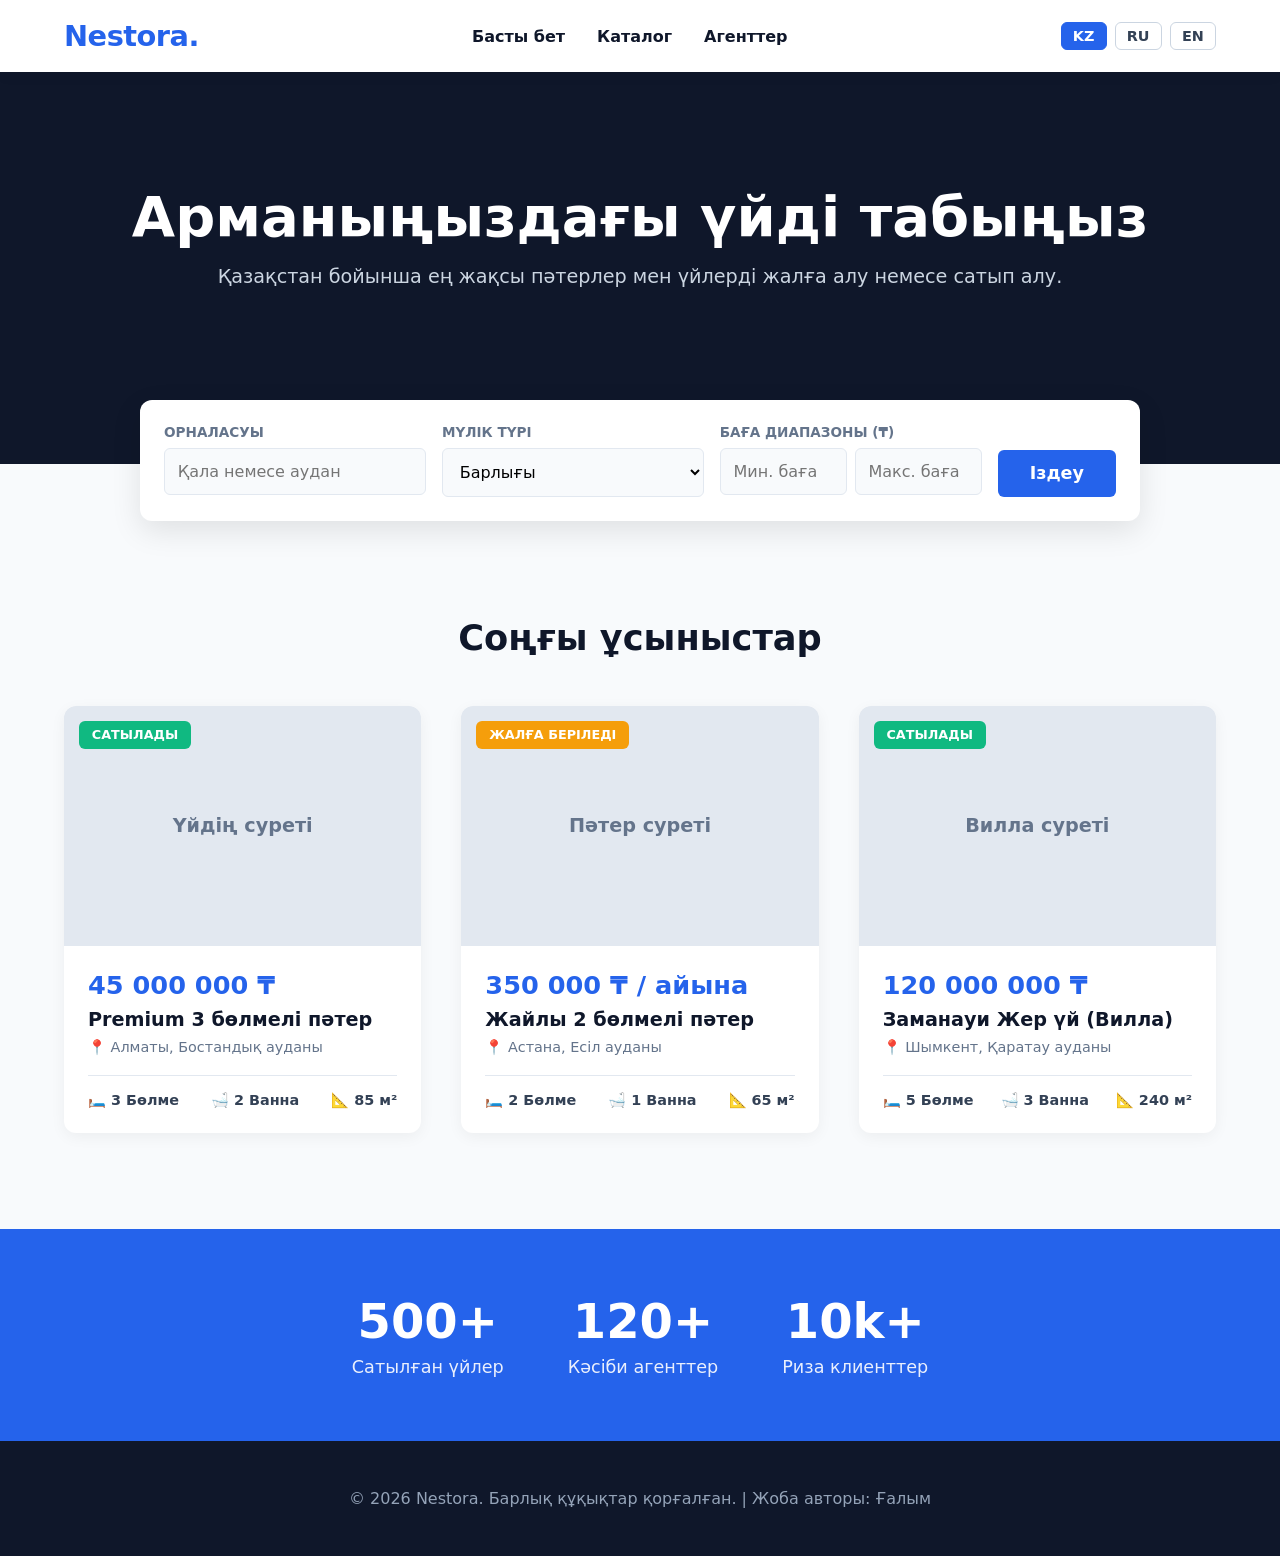
<file: index.html>
<!DOCTYPE html>
<html lang="kk">
<head>
    <meta charset="UTF-8">
    <meta name="viewport" content="width=device-width, initial-scale=1.0">
    <title>Nestora - Премиум Жылжымайтын мүлік</title>
    <link rel="stylesheet" href="css/style.css">
</head>
<body>

    <nav class="navbar">
        <a href="#" class="logo">Nestora.</a>
        <ul class="nav-links">
            <li><a href="#home">Басты бет</a></li>
            <li><a href="#catalog">Каталог</a></li>
            <li><a href="#agents">Агенттер</a></li>
        </ul>
        <div class="lang-switch">
            <a href="index.html" class="active">KZ</a>
            <a href="index-ru.html">RU</a>
            <a href="index-en.html">EN</a>
        </div>
    </nav>

    <header class="hero" id="home">
        <h1>Арманыңыздағы үйді табыңыз</h1>
        <p>Қазақстан бойынша ең жақсы пәтерлер мен үйлерді жалға алу немесе сатып алу.</p>
    </header>

    <main>
        <!-- Кеңейтілген іздеу (Фильтр) -->
        <div class="search-wrapper">
            <div class="search-box">
                <div class="search-item">
                    <label>Орналасуы</label>
                    <input type="text" placeholder="Қала немесе аудан">
                </div>
                <div class="search-item">
                    <label>Мүлік түрі</label>
                    <select>
                        <option>Барлығы</option>
                        <option>Пәтер</option>
                        <option>Жер үй</option>
                        <option>Коммерциялық</option>
                    </select>
                </div>
                <!-- Жаңартылған баға бөлімі -->
                <div class="search-item">
                    <label>Баға диапазоны (₸)</label>
                    <div class="price-inputs">
                        <input type="number" placeholder="Мин. баға">
                        <input type="number" placeholder="Макс. баға">
                    </div>
                </div>
                <button class="search-btn">Іздеу</button>
            </div>
        </div>

        <!-- Каталог -->
        <section class="properties" id="catalog">
            <h2 class="section-title">Соңғы ұсыныстар</h2>
            <div class="grid">
                
                <div class="prop-card">
                    <span class="badge sale">САТЫЛАДЫ</span>
                    <div class="prop-img">Үйдің суреті</div>
                    <div class="prop-info">
                        <div class="prop-price">45 000 000 ₸</div>
                        <h3 class="prop-title">Premium 3 бөлмелі пәтер</h3>
                        <p class="prop-location">📍 Алматы, Бостандық ауданы</p>
                        <div class="prop-specs">
                            <span>🛏️ 3 Бөлме</span>
                            <span>🛁 2 Ванна</span>
                            <span>📐 85 м²</span>
                        </div>
                    </div>
                </div>

                <div class="prop-card">
                    <span class="badge rent">ЖАЛҒА БЕРІЛЕДІ</span>
                    <div class="prop-img">Пәтер суреті</div>
                    <div class="prop-info">
                        <div class="prop-price">350 000 ₸ / айына</div>
                        <h3 class="prop-title">Жайлы 2 бөлмелі пәтер</h3>
                        <p class="prop-location">📍 Астана, Есіл ауданы</p>
                        <div class="prop-specs">
                            <span>🛏️ 2 Бөлме</span>
                            <span>🛁 1 Ванна</span>
                            <span>📐 65 м²</span>
                        </div>
                    </div>
                </div>

                <div class="prop-card">
                    <span class="badge sale">САТЫЛАДЫ</span>
                    <div class="prop-img">Вилла суреті</div>
                    <div class="prop-info">
                        <div class="prop-price">120 000 000 ₸</div>
                        <h3 class="prop-title">Заманауи Жер үй (Вилла)</h3>
                        <p class="prop-location">📍 Шымкент, Қаратау ауданы</p>
                        <div class="prop-specs">
                            <span>🛏️ 5 Бөлме</span>
                            <span>🛁 3 Ванна</span>
                            <span>📐 240 м²</span>
                        </div>
                    </div>
                </div>

            </div>
        </section>

        <!-- Статистика -->
        <section class="stats" id="agents">
            <div class="stat-item">
                <h2>500+</h2>
                <p>Сатылған үйлер</p>
            </div>
            <div class="stat-item">
                <h2>120+</h2>
                <p>Кәсіби агенттер</p>
            </div>
            <div class="stat-item">
                <h2>10k+</h2>
                <p>Риза клиенттер</p>
            </div>
        </section>
    </main>

    <footer>
        <p>&copy; 2026 Nestora. Барлық құқықтар қорғалған. | Жоба авторы: Ғалым</p>
    </footer>

</body>
</html>
</file>
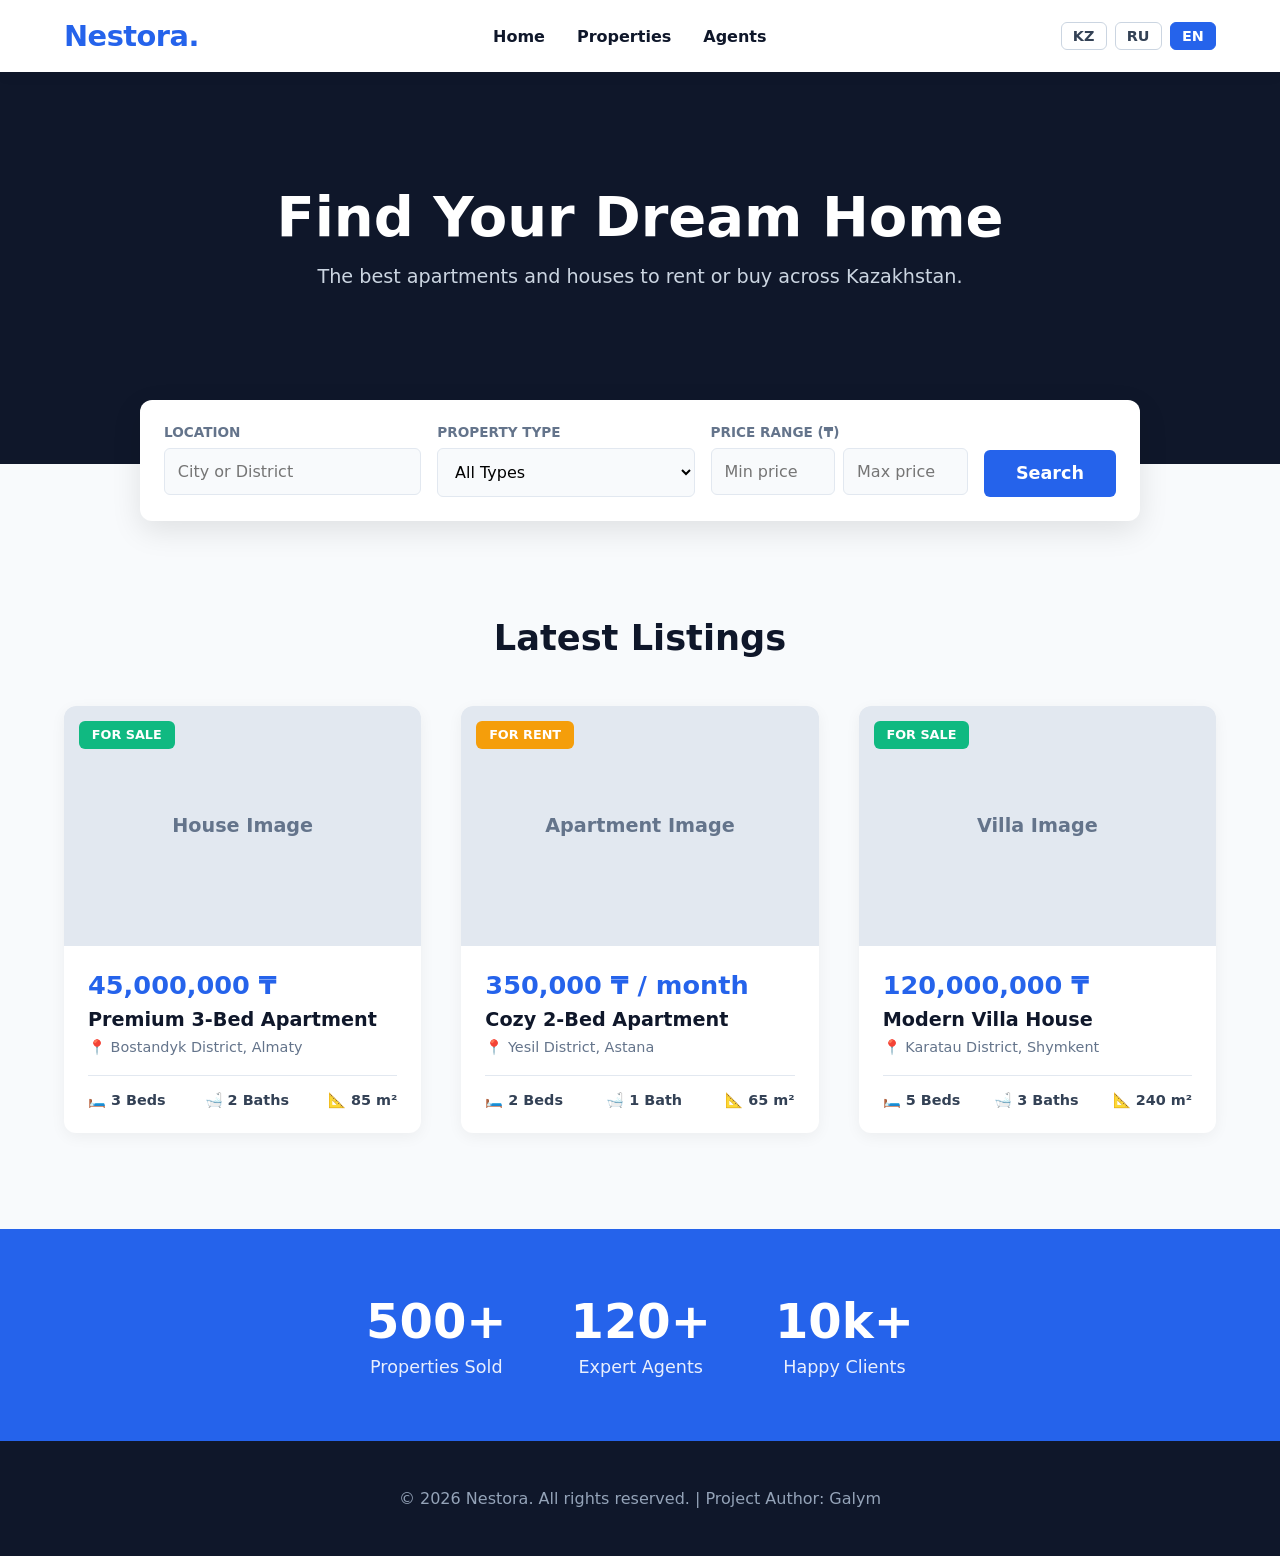
<file: index-en.html>
<!DOCTYPE html>
<html lang="en">
<head>
    <meta charset="UTF-8">
    <meta name="viewport" content="width=device-width, initial-scale=1.0">
    <title>Nestora - Premium Real Estate</title>
    <link rel="stylesheet" href="css/style.css">
</head>
<body>

    <nav class="navbar">
        <a href="#" class="logo">Nestora.</a>
        <ul class="nav-links">
            <li><a href="#home">Home</a></li>
            <li><a href="#catalog">Properties</a></li>
            <li><a href="#agents">Agents</a></li>
        </ul>
        <div class="lang-switch">
            <a href="index.html">KZ</a>
            <a href="index-ru.html">RU</a>
            <a href="index-en.html" class="active">EN</a>
        </div>
    </nav>

    <header class="hero" id="home">
        <h1>Find Your Dream Home</h1>
        <p>The best apartments and houses to rent or buy across Kazakhstan.</p>
    </header>

    <main>
        <div class="search-wrapper">
            <div class="search-box">
                <div class="search-item">
                    <label>Location</label>
                    <input type="text" placeholder="City or District">
                </div>
                <div class="search-item">
                    <label>Property Type</label>
                    <select>
                        <option>All Types</option>
                        <option>Apartment</option>
                        <option>House</option>
                        <option>Commercial</option>
                    </select>
                </div>
                <!-- Updated price block -->
                <div class="search-item">
                    <label>Price Range (₸)</label>
                    <div class="price-inputs">
                        <input type="number" placeholder="Min price">
                        <input type="number" placeholder="Max price">
                    </div>
                </div>
                <button class="search-btn">Search</button>
            </div>
        </div>

        <section class="properties" id="catalog">
            <h2 class="section-title">Latest Listings</h2>
            <div class="grid">
                
                <div class="prop-card">
                    <span class="badge sale">FOR SALE</span>
                    <div class="prop-img">House Image</div>
                    <div class="prop-info">
                        <div class="prop-price">45,000,000 ₸</div>
                        <h3 class="prop-title">Premium 3-Bed Apartment</h3>
                        <p class="prop-location">📍 Bostandyk District, Almaty</p>
                        <div class="prop-specs">
                            <span>🛏️ 3 Beds</span>
                            <span>🛁 2 Baths</span>
                            <span>📐 85 m²</span>
                        </div>
                    </div>
                </div>

                <div class="prop-card">
                    <span class="badge rent">FOR RENT</span>
                    <div class="prop-img">Apartment Image</div>
                    <div class="prop-info">
                        <div class="prop-price">350,000 ₸ / month</div>
                        <h3 class="prop-title">Cozy 2-Bed Apartment</h3>
                        <p class="prop-location">📍 Yesil District, Astana</p>
                        <div class="prop-specs">
                            <span>🛏️ 2 Beds</span>
                            <span>🛁 1 Bath</span>
                            <span>📐 65 m²</span>
                        </div>
                    </div>
                </div>

                <div class="prop-card">
                    <span class="badge sale">FOR SALE</span>
                    <div class="prop-img">Villa Image</div>
                    <div class="prop-info">
                        <div class="prop-price">120,000,000 ₸</div>
                        <h3 class="prop-title">Modern Villa House</h3>
                        <p class="prop-location">📍 Karatau District, Shymkent</p>
                        <div class="prop-specs">
                            <span>🛏️ 5 Beds</span>
                            <span>🛁 3 Baths</span>
                            <span>📐 240 m²</span>
                        </div>
                    </div>
                </div>

            </div>
        </section>

        <section class="stats" id="agents">
            <div class="stat-item">
                <h2>500+</h2>
                <p>Properties Sold</p>
            </div>
            <div class="stat-item">
                <h2>120+</h2>
                <p>Expert Agents</p>
            </div>
            <div class="stat-item">
                <h2>10k+</h2>
                <p>Happy Clients</p>
            </div>
        </section>
    </main>

    <footer>
        <p>&copy; 2026 Nestora. All rights reserved. | Project Author: Galym</p>
    </footer>

</body>
</html>
</file>
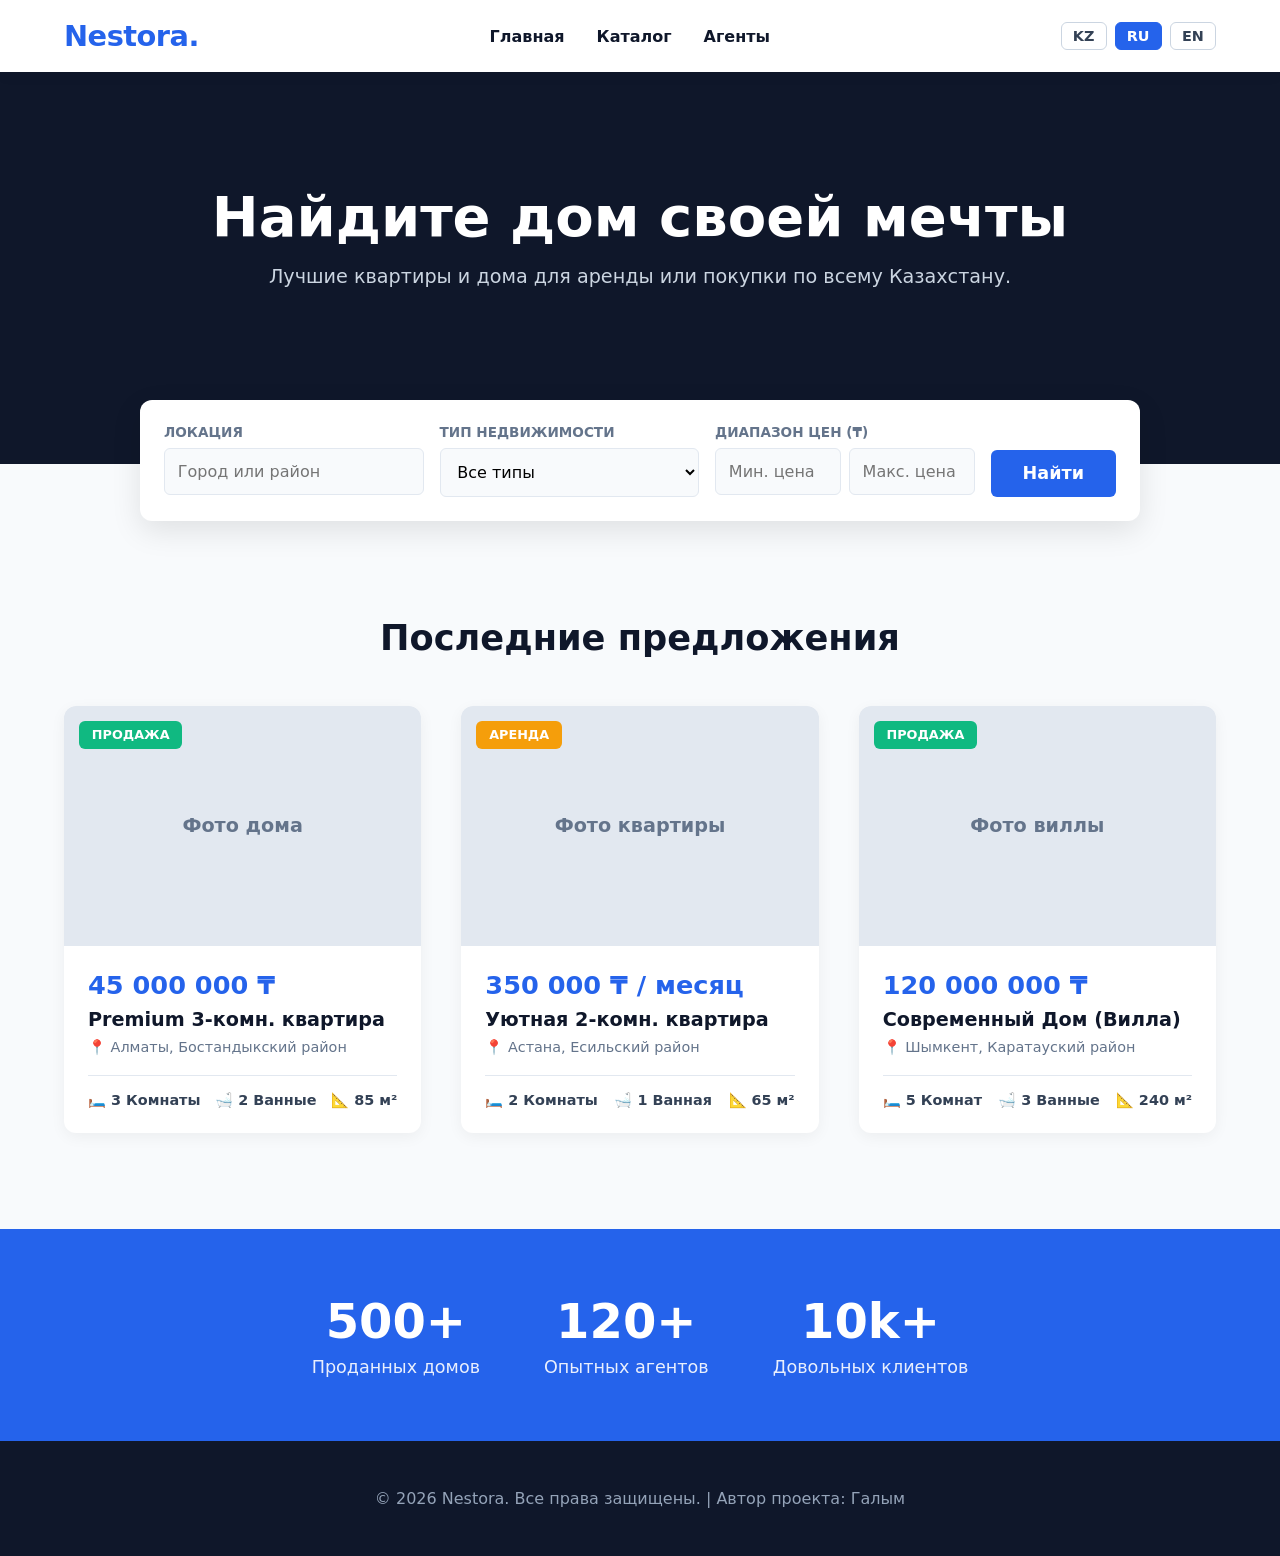
<file: index-ru.html>
<!DOCTYPE html>
<html lang="ru">
<head>
    <meta charset="UTF-8">
    <meta name="viewport" content="width=device-width, initial-scale=1.0">
    <title>Nestora - Премиум Недвижимость</title>
    <link rel="stylesheet" href="css/style.css">
</head>
<body>

    <nav class="navbar">
        <a href="#" class="logo">Nestora.</a>
        <ul class="nav-links">
            <li><a href="#home">Главная</a></li>
            <li><a href="#catalog">Каталог</a></li>
            <li><a href="#agents">Агенты</a></li>
        </ul>
        <div class="lang-switch">
            <a href="index.html">KZ</a>
            <a href="index-ru.html" class="active">RU</a>
            <a href="index-en.html">EN</a>
        </div>
    </nav>

    <header class="hero" id="home">
        <h1>Найдите дом своей мечты</h1>
        <p>Лучшие квартиры и дома для аренды или покупки по всему Казахстану.</p>
    </header>

    <main>
        <div class="search-wrapper">
            <div class="search-box">
                <div class="search-item">
                    <label>Локация</label>
                    <input type="text" placeholder="Город или район">
                </div>
                <div class="search-item">
                    <label>Тип недвижимости</label>
                    <select>
                        <option>Все типы</option>
                        <option>Квартира</option>
                        <option>Дом</option>
                        <option>Коммерческая</option>
                    </select>
                </div>
                <!-- Обновленный блок цены -->
                <div class="search-item">
                    <label>Диапазон цен (₸)</label>
                    <div class="price-inputs">
                        <input type="number" placeholder="Мин. цена">
                        <input type="number" placeholder="Макс. цена">
                    </div>
                </div>
                <button class="search-btn">Найти</button>
            </div>
        </div>

        <section class="properties" id="catalog">
            <h2 class="section-title">Последние предложения</h2>
            <div class="grid">
                
                <div class="prop-card">
                    <span class="badge sale">ПРОДАЖА</span>
                    <div class="prop-img">Фото дома</div>
                    <div class="prop-info">
                        <div class="prop-price">45 000 000 ₸</div>
                        <h3 class="prop-title">Premium 3-комн. квартира</h3>
                        <p class="prop-location">📍 Алматы, Бостандыкский район</p>
                        <div class="prop-specs">
                            <span>🛏️ 3 Комнаты</span>
                            <span>🛁 2 Ванные</span>
                            <span>📐 85 м²</span>
                        </div>
                    </div>
                </div>

                <div class="prop-card">
                    <span class="badge rent">АРЕНДА</span>
                    <div class="prop-img">Фото квартиры</div>
                    <div class="prop-info">
                        <div class="prop-price">350 000 ₸ / месяц</div>
                        <h3 class="prop-title">Уютная 2-комн. квартира</h3>
                        <p class="prop-location">📍 Астана, Есильский район</p>
                        <div class="prop-specs">
                            <span>🛏️ 2 Комнаты</span>
                            <span>🛁 1 Ванная</span>
                            <span>📐 65 м²</span>
                        </div>
                    </div>
                </div>

                <div class="prop-card">
                    <span class="badge sale">ПРОДАЖА</span>
                    <div class="prop-img">Фото виллы</div>
                    <div class="prop-info">
                        <div class="prop-price">120 000 000 ₸</div>
                        <h3 class="prop-title">Современный Дом (Вилла)</h3>
                        <p class="prop-location">📍 Шымкент, Каратауский район</p>
                        <div class="prop-specs">
                            <span>🛏️ 5 Комнат</span>
                            <span>🛁 3 Ванные</span>
                            <span>📐 240 м²</span>
                        </div>
                    </div>
                </div>

            </div>
        </section>

        <section class="stats" id="agents">
            <div class="stat-item">
                <h2>500+</h2>
                <p>Проданных домов</p>
            </div>
            <div class="stat-item">
                <h2>120+</h2>
                <p>Опытных агентов</p>
            </div>
            <div class="stat-item">
                <h2>10k+</h2>
                <p>Довольных клиентов</p>
            </div>
        </section>
    </main>

    <footer>
        <p>&copy; 2026 Nestora. Все права защищены. | Автор проекта: Галым</p>
    </footer>

</body>
</html>
</file>
<file: css/style.css>
/* Жалпы баптаулар және Түстер палитрасы */
:root {
    --primary: #2563eb;
    --primary-hover: #1d4ed8;
    --dark: #0f172a;
    --light-bg: #f8fafc;
    --text-main: #334155;
    --text-muted: #64748b;
    --white: #ffffff;
    --accent: #10b981; /* Жасыл түс - Сатылым үшін */
    --accent-orange: #f59e0b; /* Сары түс - Жалға беру үшін */
}

* {
    margin: 0;
    padding: 0;
    box-sizing: border-box;
    font-family: 'Segoe UI', system-ui, sans-serif;
}

html {
    scroll-behavior: smooth;
}

body {
    background-color: var(--light-bg);
    color: var(--text-main);
}

/* Навигация */
.navbar {
    display: flex;
    justify-content: space-between;
    align-items: center;
    background-color: var(--white);
    padding: 1.2rem 5%;
    box-shadow: 0 2px 15px rgba(0,0,0,0.05);
    position: sticky;
    top: 0;
    z-index: 100;
}

.logo {
    font-size: 1.8rem;
    font-weight: 900;
    color: var(--primary);
    text-decoration: none;
    letter-spacing: -0.5px;
}

.nav-links {
    list-style: none;
    display: flex;
    gap: 2rem;
}

.nav-links a {
    text-decoration: none;
    color: var(--dark);
    font-weight: 600;
    transition: 0.3s;
}

.nav-links a:hover {
    color: var(--primary);
}

.lang-switch {
    display: flex;
    gap: 0.5rem;
}

.lang-switch a {
    text-decoration: none;
    color: var(--text-main);
    font-size: 0.9rem;
    font-weight: bold;
    padding: 0.3rem 0.7rem;
    border-radius: 6px;
    border: 1px solid #cbd5e1;
    transition: 0.2s;
}

.lang-switch a.active, .lang-switch a:hover {
    background-color: var(--primary);
    color: var(--white);
    border-color: var(--primary);
}

/* Басты блок (Hero) */
.hero {
    background-color: var(--dark);
    color: var(--white);
    text-align: center;
    padding: 7rem 1rem 9rem;
    position: relative;
}

.hero h1 {
    font-size: 3.5rem;
    margin-bottom: 1rem;
    font-weight: 800;
}

.hero p {
    font-size: 1.2rem;
    color: #cbd5e1;
    margin-bottom: 2rem;
}

/* Кеңейтілген Іздеу панелі (Фильтр) */
.search-wrapper {
    display: flex;
    justify-content: center;
    margin-top: -4rem;
    position: relative;
    z-index: 10;
    padding: 0 5%;
}

.search-box {
    background: var(--white);
    padding: 1.5rem;
    border-radius: 12px;
    box-shadow: 0 10px 30px rgba(0,0,0,0.1);
    display: flex;
    flex-wrap: wrap;
    gap: 1rem;
    width: 100%;
    max-width: 1000px;
}

.search-item {
    flex: 1;
    min-width: 200px;
    display: flex;
    flex-direction: column;
    gap: 0.5rem;
}

.search-item label {
    font-size: 0.85rem;
    font-weight: bold;
    color: var(--text-muted);
    text-transform: uppercase;
}

.search-box input, .search-box select {
    padding: 0.8rem;
    border: 1px solid #e2e8f0;
    border-radius: 6px;
    font-size: 1rem;
    outline: none;
    background-color: var(--light-bg);
}

.search-btn {
    background-color: var(--primary);
    color: var(--white);
    border: none;
    padding: 0 2rem;
    border-radius: 6px;
    font-weight: bold;
    font-size: 1.1rem;
    cursor: pointer;
    transition: 0.3s;
    margin-top: 1.6rem;
}

.search-btn:hover {
    background-color: var(--primary-hover);
}

/* Танымал үйлер (Каталог) */
.properties {
    padding: 6rem 5%;
}

.section-title {
    text-align: center;
    font-size: 2.2rem;
    color: var(--dark);
    margin-bottom: 3rem;
    font-weight: 800;
}

.grid {
    display: grid;
    grid-template-columns: repeat(auto-fit, minmax(320px, 1fr));
    gap: 2.5rem;
    max-width: 1200px;
    margin: 0 auto;
}

.prop-card {
    background: var(--white);
    border-radius: 12px;
    overflow: hidden;
    box-shadow: 0 4px 15px rgba(0,0,0,0.05);
    transition: 0.3s;
    position: relative;
}

.prop-card:hover {
    transform: translateY(-8px);
    box-shadow: 0 15px 30px rgba(0,0,0,0.1);
}

.badge {
    position: absolute;
    top: 15px;
    left: 15px;
    color: var(--white);
    padding: 0.4rem 0.8rem;
    border-radius: 6px;
    font-size: 0.8rem;
    font-weight: bold;
    z-index: 2;
}

.badge.sale { background-color: var(--accent); }
.badge.rent { background-color: var(--accent-orange); }

.prop-img {
    height: 240px;
    background-color: #e2e8f0;
    display: flex;
    align-items: center;
    justify-content: center;
    color: var(--text-muted);
    font-weight: bold;
    font-size: 1.2rem;
}

.prop-info {
    padding: 1.5rem;
}

.prop-price {
    font-size: 1.6rem;
    font-weight: 800;
    color: var(--primary);
    margin-bottom: 0.5rem;
}

.prop-title {
    font-size: 1.2rem;
    color: var(--dark);
    margin-bottom: 0.5rem;
}

.prop-location {
    color: var(--text-muted);
    font-size: 0.9rem;
    margin-bottom: 1.2rem;
    display: flex;
    align-items: center;
    gap: 0.3rem;
}

.prop-specs {
    display: flex;
    justify-content: space-between;
    border-top: 1px solid #e2e8f0;
    padding-top: 1rem;
    color: var(--text-main);
    font-size: 0.9rem;
    font-weight: 600;
}

.prop-specs span {
    display: flex;
    align-items: center;
    gap: 0.4rem;
}

/* Статистика бөлімі */
.stats {
    display: flex;
    justify-content: center;
    gap: 4rem;
    background-color: var(--primary);
    color: var(--white);
    padding: 4rem 5%;
    text-align: center;
    flex-wrap: wrap;
}

.stat-item h2 {
    font-size: 3rem;
    margin-bottom: 0.5rem;
}

.stat-item p {
    font-size: 1.1rem;
    opacity: 0.9;
}

/* Footer */
footer {
    background-color: var(--dark);
    color: #94a3b8;
    text-align: center;
    padding: 3rem 5%;
}
/* Баға енгізу ұяшықтары (Мин / Макс) */
.price-inputs {
    display: flex;
    gap: 0.5rem;
}

.price-inputs input {
    width: 50%;
}

/* Сан жазатын ұяшықтағы (number) оң жақтағы артық стрелкаларды алып тастау */
.price-inputs input[type="number"]::-webkit-inner-spin-button,
.price-inputs input[type="number"]::-webkit-outer-spin-button {
    -webkit-appearance: none;
    margin: 0;
}
/* МОБИЛЬДІ ҚҰРЫЛҒЫЛАРҒА АРНАЛҒАН БЕЙІМДЕЛУ (NESTORA) */
@media (max-width: 768px) {
    /* Навигацияны ортаға жинау */
    .navbar {
        flex-direction: column;
        gap: 1rem;
        padding: 1.5rem 1rem;
    }
    
    .nav-links {
        flex-wrap: wrap;
        justify-content: center;
        gap: 1rem;
    }
    
    /* Басты фонның астынан іздеу панеліне орын қалдыру */
    .hero {
        padding: 4rem 1rem 5rem;
    }
    .hero h1 {
        font-size: 2.2rem;
    }
    
    /* Іздеу панелін телефонға толық сыйдыру */
    .search-wrapper {
        margin-top: -2rem; /* Аздап қана үстіне шығып тұрады */
        padding: 0 1rem;
    }
    
    .search-box {
        flex-direction: column; /* Ұяшықтарды тігінен қою */
        padding: 1.5rem 1rem;
        gap: 1.2rem;
    }
    
    .search-item {
        width: 100%;
        min-width: 100%;
    }
    
    .search-item input, 
    .search-item select {
        width: 100%; /* Экранның енін толық алу үшін */
        box-sizing: border-box;
    }
    
    .price-inputs {
        flex-direction: column; /* Бағаларды (мин/макс) астылы-үстілі қою */
        gap: 0.8rem;
    }
    
    .price-inputs input {
        width: 100%;
    }
    
    .search-btn {
        width: 100%; /* Іздеу батырмасын үлкейту */
        margin-top: 0.5rem;
        padding: 1rem;
    }
    
    /* Каталог пен статистиканы реттеу */
    .properties, .stats {
        padding: 3rem 1rem;
    }
    
    .stats {
        gap: 2rem;
        flex-direction: column; /* Статистиканы тігінен қою */
    }
}
</file>
